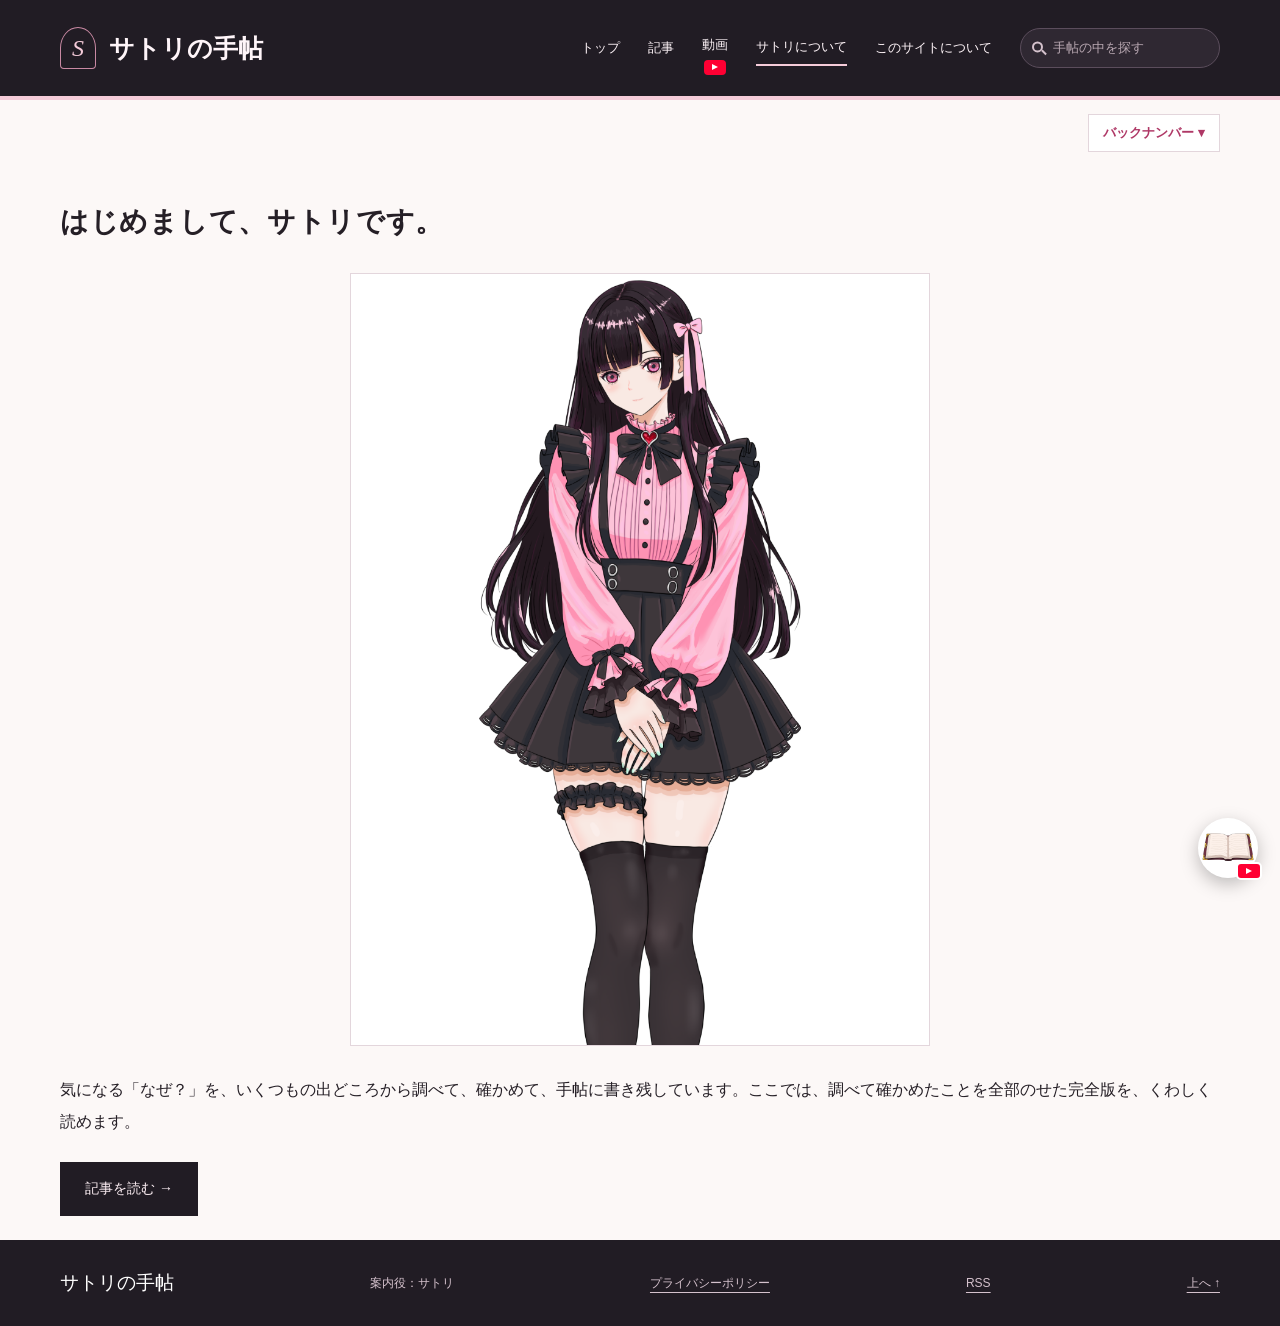
<file: about.html>
<!doctype html>
<html lang="ja">
<head><meta charset="utf-8"><meta name="viewport" content="width=device-width,initial-scale=1"><meta name="description" content="気になる「なぜ？」を、いくつもの出どころから調べて、確かめて、手帖に書き残しています。ここでは、調べて確かめたことを全部のせた完全版を、くわしく読めます。"><title>サトリについて | サトリの手帖</title><link rel="stylesheet" href="style.css"><link rel="canonical" href="https://satori-techo.github.io/about.html"><link rel="alternate" type="application/rss+xml" title="サトリの手帖" href="https://satori-techo.github.io/feed.xml"><meta property="og:site_name" content="サトリの手帖"><meta property="og:title" content="サトリについて | サトリの手帖"><meta property="og:description" content="気になる「なぜ？」を、いくつもの出どころから調べて、確かめて、手帖に書き残しています。ここでは、調べて確かめたことを全部のせた完全版を、くわしく読めます。"><meta property="og:type" content="website"><meta property="og:url" content="https://satori-techo.github.io/about.html"><meta property="og:image" content="https://satori-techo.github.io/img/立ち絵.png"><meta name="twitter:card" content="summary_large_image"></head>
<body class="bg-plain" data-根="" data-口="">
<a class="skip" href="#main">本文へ</a>
<header class="site-head"><a class="brand" href="index.html"><span class="seal" aria-hidden="true">S</span><span>サトリの手帖</span></a><div class="head-right"><nav aria-label="メニュー"><a href="index.html"><span>トップ</span></a><a href="list.html"><span>記事</span></a><a href="videos.html" class="has-play"><span>動画</span><span class="menu-play" aria-hidden="true"></span></a><a href="about.html" aria-current="page"><span>サトリについて</span></a><a href="site.html"><span>このサイトについて</span></a></nav><form class="site-search" role="search" action="#" onsubmit="return false"><label class="sr-only" for="site-q">手帖の中を探す</label><input id="site-q" type="search" placeholder="手帖の中を探す" autocomplete="off"><span class="search-icon" aria-hidden="true"></span><div class="search-results" hidden></div></form></div></header>
<div class="wrap backnumber-row"><details class="backnumber"><summary>バックナンバー</summary><div class="backnumber-body"></div></details></div>
<main id="main" class="wrap page-about">
<div class="blk blk-heading"><h2 class="heading" id="h-b1">はじめまして、サトリです。</h2>
</div>
<div class="blk blk-picture" style="text-align:center;margin-left:auto;margin-right:auto;width:50%;"><figure class="pic"><div class="crop" style="aspect-ratio:3/4;"><img src="img/立ち絵.png" alt="" style="object-position:50% 0%;" loading="lazy"></div></figure>
</div>
<div class="blk blk-text"><div class="prose"><p>気になる「なぜ？」を、いくつもの出どころから調べて、確かめて、手帖に書き残しています。ここでは、調べて確かめたことを全部のせた完全版を、くわしく読めます。</p></div>
</div>
<div class="blk blk-button"><p class="button-row"><a class="button" href="list.html">記事を読む →</a></p>
</div>

</main>
<footer class="site-foot"><a href="index.html">サトリの手帖</a><span>案内役：サトリ</span><a href="privacy.html">プライバシーポリシー</a><a href="https://satori-techo.github.io/feed.xml">RSS</a><a href="#main">上へ ↑</a></footer>

<a class="yt-float" href="https://www.youtube.com/@satori-techo" target="_blank" rel="noopener" aria-label="YouTube のチャンネルを開く"><img src="img/チャンネル.png" alt="" width="56" height="56"><span class="yt-mark" aria-hidden="true"></span></a>
<script src="js/記事一覧.js"></script>
<script src="js/手帖.js"></script>

</body></html>
</file>
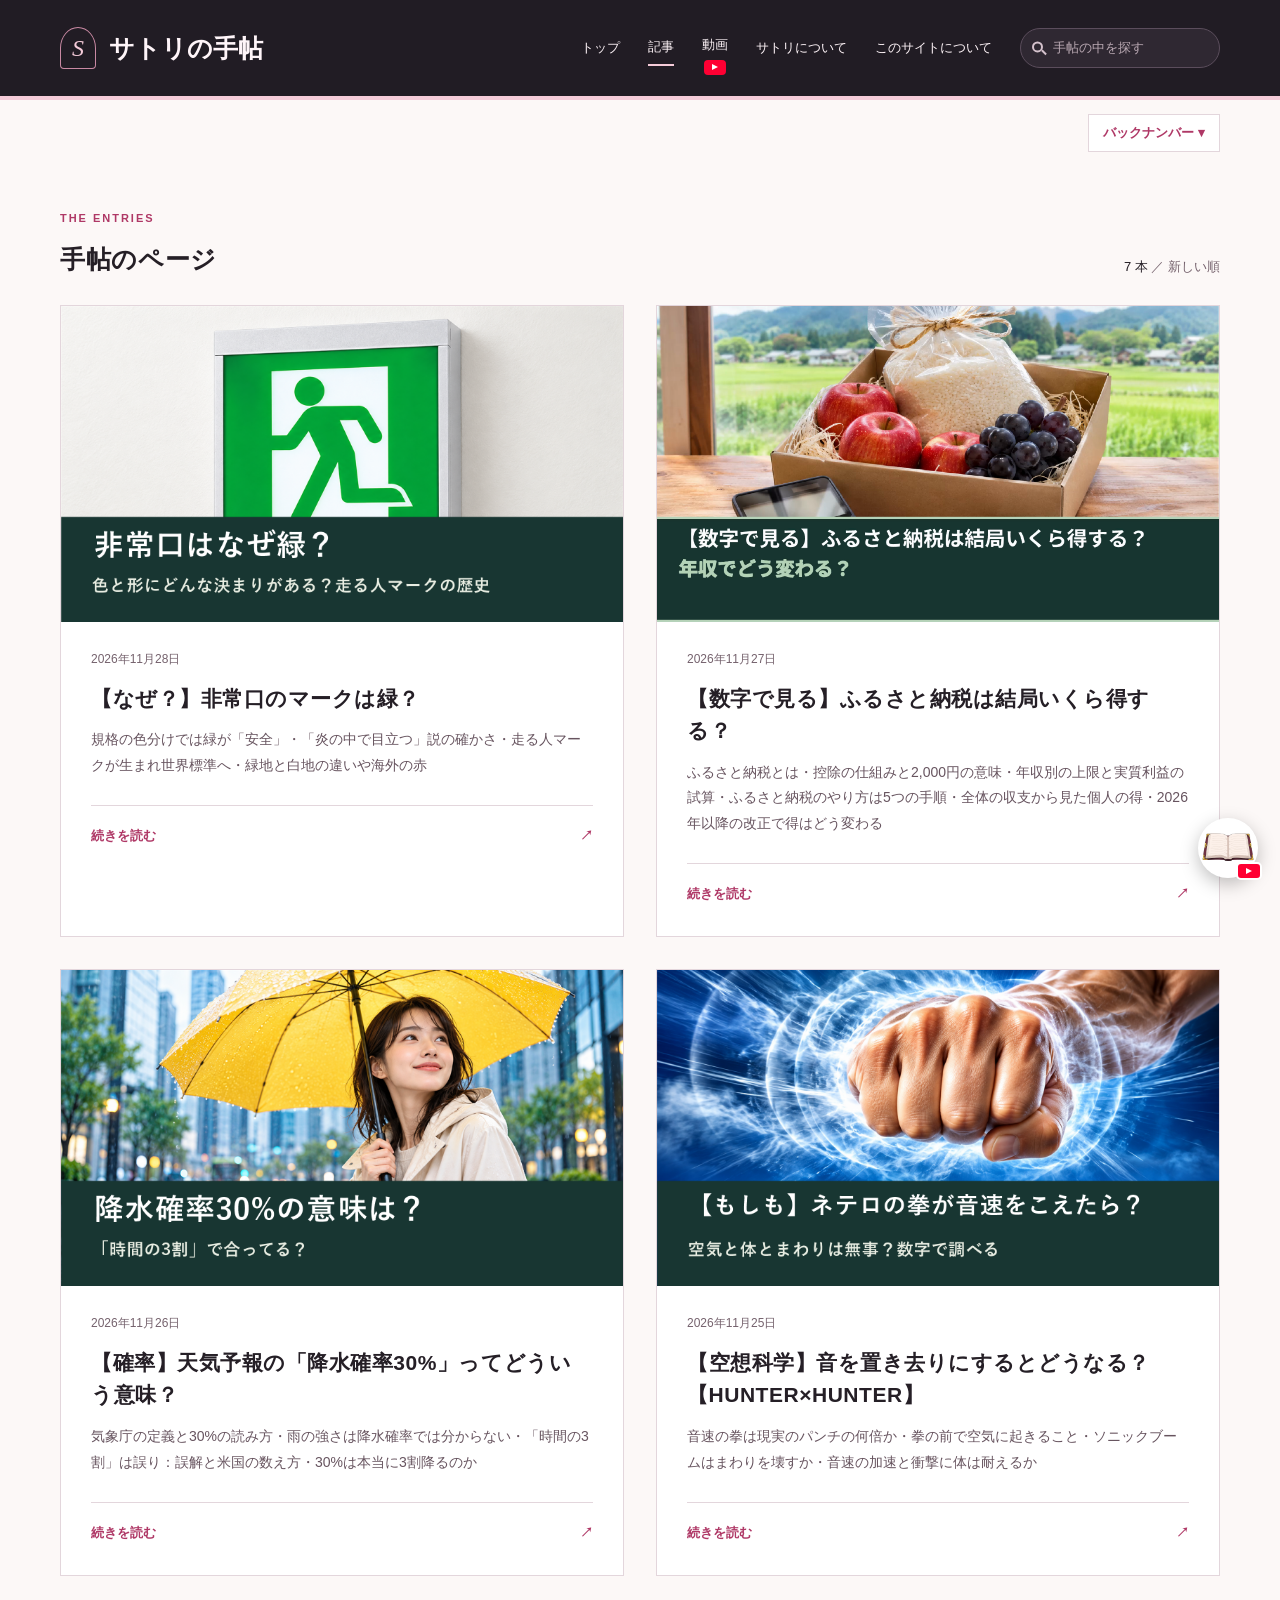
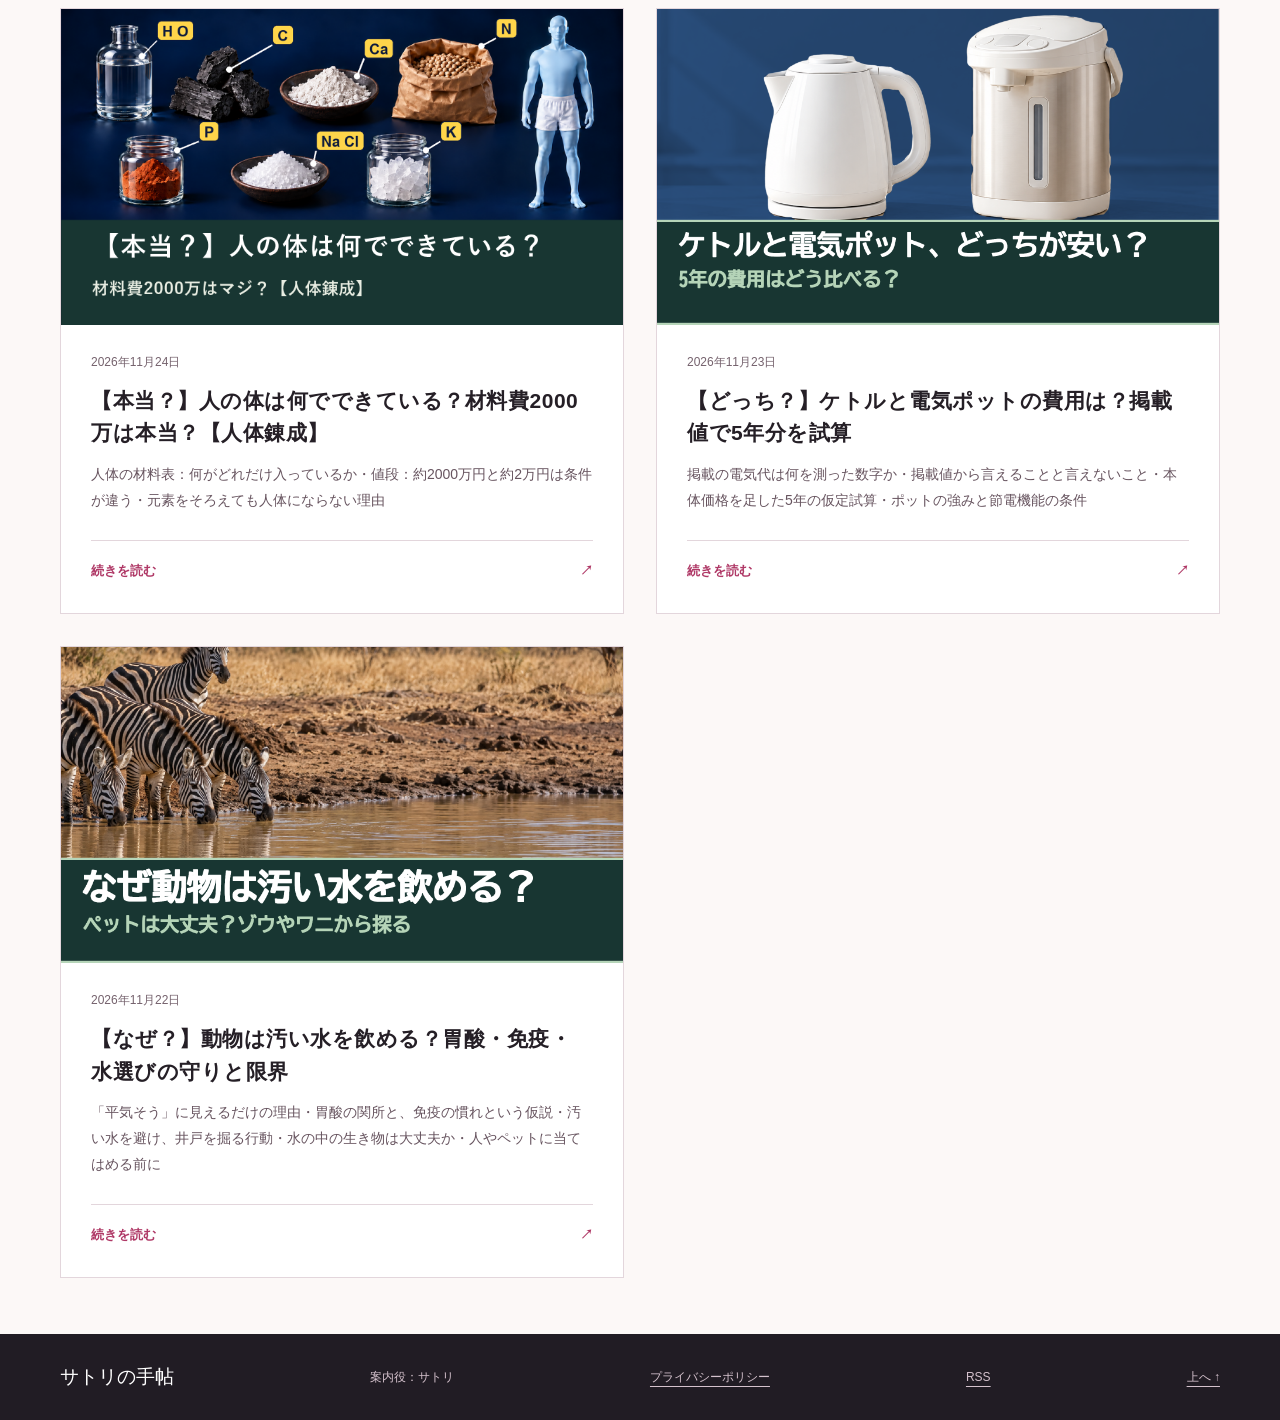
<file: list.html>
<!doctype html>
<html lang="ja">
<head><meta charset="utf-8"><meta name="viewport" content="width=device-width,initial-scale=1"><meta name="description" content="気になる「なぜ？」を、いくつもの出どころから調べて、確かめて、手帖に書き残しています。ここでは、調べて確かめたことを全部のせた完全版を、くわしく読めます。"><title>記事の一覧 | サトリの手帖</title><link rel="stylesheet" href="style.css"><link rel="canonical" href="https://satori-techo.github.io/list.html"><link rel="alternate" type="application/rss+xml" title="サトリの手帖" href="https://satori-techo.github.io/feed.xml"><meta property="og:site_name" content="サトリの手帖"><meta property="og:title" content="記事の一覧 | サトリの手帖"><meta property="og:description" content="気になる「なぜ？」を、いくつもの出どころから調べて、確かめて、手帖に書き残しています。ここでは、調べて確かめたことを全部のせた完全版を、くわしく読めます。"><meta property="og:type" content="website"><meta property="og:url" content="https://satori-techo.github.io/list.html"><meta property="og:image" content="https://satori-techo.github.io/img/立ち絵.png"><meta name="twitter:card" content="summary_large_image"></head>
<body class="bg-plain" data-根="" data-口="">
<a class="skip" href="#main">本文へ</a>
<header class="site-head"><a class="brand" href="index.html"><span class="seal" aria-hidden="true">S</span><span>サトリの手帖</span></a><div class="head-right"><nav aria-label="メニュー"><a href="index.html"><span>トップ</span></a><a href="list.html" aria-current="page"><span>記事</span></a><a href="videos.html" class="has-play"><span>動画</span><span class="menu-play" aria-hidden="true"></span></a><a href="about.html"><span>サトリについて</span></a><a href="site.html"><span>このサイトについて</span></a></nav><form class="site-search" role="search" action="#" onsubmit="return false"><label class="sr-only" for="site-q">手帖の中を探す</label><input id="site-q" type="search" placeholder="手帖の中を探す" autocomplete="off"><span class="search-icon" aria-hidden="true"></span><div class="search-results" hidden></div></form></div></header>
<div class="wrap backnumber-row"><details class="backnumber"><summary>バックナンバー</summary><div class="backnumber-body"></div></details></div>
<main id="main" class="wrap page-list">
<div class="blk blk-entries"><section class="entries"><div class="section-title"><div><p class="eyebrow">THE ENTRIES</p><h2>手帖のページ</h2></div><p>7 本 <span class="muted">／ 新しい順</span></p></div><div class="entry-grid" style="--cols:2">
<article class="entry"><a class="entry-cover" tabindex="-1" aria-hidden="true" href="posts/book_9346e8e4919792195dfe398d.html"><img src="posts/book_9346e8e4919792195dfe398d/サムネ.png" alt="" loading="lazy"></a><div class="entry-body"><p class="meta">2026年11月28日</p><h3><a href="posts/book_9346e8e4919792195dfe398d.html">【なぜ？】非常口のマークは緑？</a></h3><p>規格の色分けでは緑が「安全」・「炎の中で目立つ」説の確かさ・走る人マークが生まれ世界標準へ・緑地と白地の違いや海外の赤</p><a class="read-more" href="posts/book_9346e8e4919792195dfe398d.html">続きを読む <span aria-hidden="true">↗</span><span class="sr-only">：【なぜ？】非常口のマークは緑？</span></a></div></article><article class="entry"><a class="entry-cover" tabindex="-1" aria-hidden="true" href="posts/book_29f70aba4a07a1901f49b2ec.html"><img src="posts/book_29f70aba4a07a1901f49b2ec/サムネ.png" alt="" loading="lazy"></a><div class="entry-body"><p class="meta">2026年11月27日</p><h3><a href="posts/book_29f70aba4a07a1901f49b2ec.html">【数字で見る】ふるさと納税は結局いくら得する？</a></h3><p>ふるさと納税とは・控除の仕組みと2,000円の意味・年収別の上限と実質利益の試算・ふるさと納税のやり方は5つの手順・全体の収支から見た個人の得・2026年以降の改正で得はどう変わる</p><a class="read-more" href="posts/book_29f70aba4a07a1901f49b2ec.html">続きを読む <span aria-hidden="true">↗</span><span class="sr-only">：【数字で見る】ふるさと納税は結局いくら得する？</span></a></div></article><article class="entry"><a class="entry-cover" tabindex="-1" aria-hidden="true" href="posts/book_5fbe4a9178ad31829bd52b7c.html"><img src="posts/book_5fbe4a9178ad31829bd52b7c/サムネ.png" alt="" loading="lazy"></a><div class="entry-body"><p class="meta">2026年11月26日</p><h3><a href="posts/book_5fbe4a9178ad31829bd52b7c.html">【確率】天気予報の「降水確率30%」ってどういう意味？</a></h3><p>気象庁の定義と30%の読み方・雨の強さは降水確率では分からない・「時間の3割」は誤り：誤解と米国の数え方・30%は本当に3割降るのか</p><a class="read-more" href="posts/book_5fbe4a9178ad31829bd52b7c.html">続きを読む <span aria-hidden="true">↗</span><span class="sr-only">：【確率】天気予報の「降水確率30%」ってどういう意味？</span></a></div></article><article class="entry"><a class="entry-cover" tabindex="-1" aria-hidden="true" href="posts/book_b0c9ef9f4188db8a36b578b2.html"><img src="posts/book_b0c9ef9f4188db8a36b578b2/サムネ.png" alt="" loading="lazy"></a><div class="entry-body"><p class="meta">2026年11月25日</p><h3><a href="posts/book_b0c9ef9f4188db8a36b578b2.html">【空想科学】音を置き去りにするとどうなる？【HUNTER×HUNTER】</a></h3><p>音速の拳は現実のパンチの何倍か・拳の前で空気に起きること・ソニックブームはまわりを壊すか・音速の加速と衝撃に体は耐えるか</p><a class="read-more" href="posts/book_b0c9ef9f4188db8a36b578b2.html">続きを読む <span aria-hidden="true">↗</span><span class="sr-only">：【空想科学】音を置き去りにするとどうなる？【HUNTER×HUNTER】</span></a></div></article><article class="entry"><a class="entry-cover" tabindex="-1" aria-hidden="true" href="posts/book_7f56cead18327aa93ce28fea.html"><img src="posts/book_7f56cead18327aa93ce28fea/サムネ.png" alt="" loading="lazy"></a><div class="entry-body"><p class="meta">2026年11月24日</p><h3><a href="posts/book_7f56cead18327aa93ce28fea.html">【本当？】人の体は何でできている？材料費2000万は本当？【人体錬成】</a></h3><p>人体の材料表：何がどれだけ入っているか・値段：約2000万円と約2万円は条件が違う・元素をそろえても人体にならない理由</p><a class="read-more" href="posts/book_7f56cead18327aa93ce28fea.html">続きを読む <span aria-hidden="true">↗</span><span class="sr-only">：【本当？】人の体は何でできている？材料費2000万は本当？【人体錬成】</span></a></div></article><article class="entry"><a class="entry-cover" tabindex="-1" aria-hidden="true" href="posts/book_0432e59c4cd377e5d4e6834d.html"><img src="posts/book_0432e59c4cd377e5d4e6834d/サムネ.png" alt="" loading="lazy"></a><div class="entry-body"><p class="meta">2026年11月23日</p><h3><a href="posts/book_0432e59c4cd377e5d4e6834d.html">【どっち？】ケトルと電気ポットの費用は？掲載値で5年分を試算</a></h3><p>掲載の電気代は何を測った数字か・掲載値から言えることと言えないこと・本体価格を足した5年の仮定試算・ポットの強みと節電機能の条件</p><a class="read-more" href="posts/book_0432e59c4cd377e5d4e6834d.html">続きを読む <span aria-hidden="true">↗</span><span class="sr-only">：【どっち？】ケトルと電気ポットの費用は？掲載値で5年分を試算</span></a></div></article><article class="entry"><a class="entry-cover" tabindex="-1" aria-hidden="true" href="posts/book_2d769829453aa915349374d4.html"><img src="posts/book_2d769829453aa915349374d4/サムネ.png" alt="" loading="lazy"></a><div class="entry-body"><p class="meta">2026年11月22日</p><h3><a href="posts/book_2d769829453aa915349374d4.html">【なぜ？】動物は汚い水を飲める？胃酸・免疫・水選びの守りと限界</a></h3><p>「平気そう」に見えるだけの理由・胃酸の関所と、免疫の慣れという仮説・汚い水を避け、井戸を掘る行動・水の中の生き物は大丈夫か・人やペットに当てはめる前に</p><a class="read-more" href="posts/book_2d769829453aa915349374d4.html">続きを読む <span aria-hidden="true">↗</span><span class="sr-only">：【なぜ？】動物は汚い水を飲める？胃酸・免疫・水選びの守りと限界</span></a></div></article>
</div></section>
</div>

</main>
<footer class="site-foot"><a href="index.html">サトリの手帖</a><span>案内役：サトリ</span><a href="privacy.html">プライバシーポリシー</a><a href="https://satori-techo.github.io/feed.xml">RSS</a><a href="#main">上へ ↑</a></footer>

<a class="yt-float" href="https://www.youtube.com/@satori-techo" target="_blank" rel="noopener" aria-label="YouTube のチャンネルを開く"><img src="img/チャンネル.png" alt="" width="56" height="56"><span class="yt-mark" aria-hidden="true"></span></a>
<script src="js/記事一覧.js"></script>
<script src="js/手帖.js"></script>

</body></html>
</file>
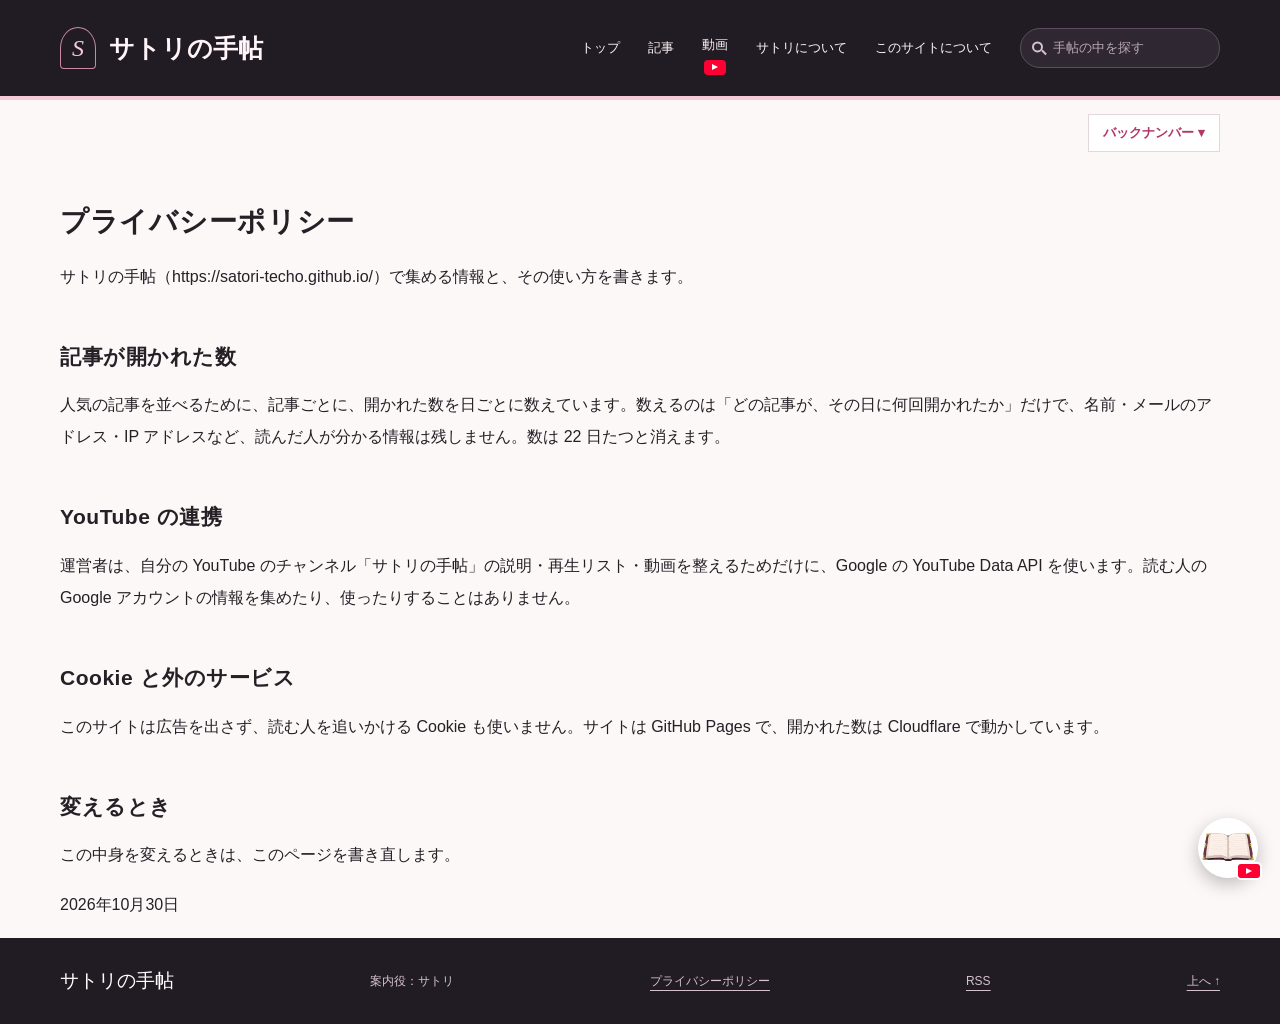
<file: privacy.html>
<!doctype html>
<html lang="ja">
<head><meta charset="utf-8"><meta name="viewport" content="width=device-width,initial-scale=1"><meta name="description" content="気になる「なぜ？」を、いくつもの出どころから調べて、確かめて、手帖に書き残しています。ここでは、調べて確かめたことを全部のせた完全版を、くわしく読めます。"><title>プライバシーポリシー | サトリの手帖</title><link rel="stylesheet" href="style.css"><link rel="canonical" href="https://satori-techo.github.io/privacy.html"><link rel="alternate" type="application/rss+xml" title="サトリの手帖" href="https://satori-techo.github.io/feed.xml"><meta property="og:site_name" content="サトリの手帖"><meta property="og:title" content="プライバシーポリシー | サトリの手帖"><meta property="og:description" content="気になる「なぜ？」を、いくつもの出どころから調べて、確かめて、手帖に書き残しています。ここでは、調べて確かめたことを全部のせた完全版を、くわしく読めます。"><meta property="og:type" content="website"><meta property="og:url" content="https://satori-techo.github.io/privacy.html"><meta property="og:image" content="https://satori-techo.github.io/img/立ち絵.png"><meta name="twitter:card" content="summary_large_image"></head>
<body class="bg-plain" data-根="" data-口="">
<a class="skip" href="#main">本文へ</a>
<header class="site-head"><a class="brand" href="index.html"><span class="seal" aria-hidden="true">S</span><span>サトリの手帖</span></a><div class="head-right"><nav aria-label="メニュー"><a href="index.html"><span>トップ</span></a><a href="list.html"><span>記事</span></a><a href="videos.html" class="has-play"><span>動画</span><span class="menu-play" aria-hidden="true"></span></a><a href="about.html"><span>サトリについて</span></a><a href="site.html"><span>このサイトについて</span></a></nav><form class="site-search" role="search" action="#" onsubmit="return false"><label class="sr-only" for="site-q">手帖の中を探す</label><input id="site-q" type="search" placeholder="手帖の中を探す" autocomplete="off"><span class="search-icon" aria-hidden="true"></span><div class="search-results" hidden></div></form></div></header>
<div class="wrap backnumber-row"><details class="backnumber"><summary>バックナンバー</summary><div class="backnumber-body"></div></details></div>
<main id="main" class="wrap page-page">
<div class="blk blk-heading"><h2 class="heading" id="h-b1">プライバシーポリシー</h2>
</div>
<div class="blk blk-text"><div class="prose"><p>サトリの手帖（https://satori-techo.github.io/）で集める情報と、その使い方を書きます。</p></div>
</div>
<div class="blk blk-heading"><h3 class="heading" id="h-b3">記事が開かれた数</h3>
</div>
<div class="blk blk-text"><div class="prose"><p>人気の記事を並べるために、記事ごとに、開かれた数を日ごとに数えています。数えるのは「どの記事が、その日に何回開かれたか」だけで、名前・メールのアドレス・IP アドレスなど、読んだ人が分かる情報は残しません。数は 22 日たつと消えます。</p></div>
</div>
<div class="blk blk-heading"><h3 class="heading" id="h-b5">YouTube の連携</h3>
</div>
<div class="blk blk-text"><div class="prose"><p>運営者は、自分の YouTube のチャンネル「サトリの手帖」の説明・再生リスト・動画を整えるためだけに、Google の YouTube Data API を使います。読む人の Google アカウントの情報を集めたり、使ったりすることはありません。</p></div>
</div>
<div class="blk blk-heading"><h3 class="heading" id="h-b7">Cookie と外のサービス</h3>
</div>
<div class="blk blk-text"><div class="prose"><p>このサイトは広告を出さず、読む人を追いかける Cookie も使いません。サイトは GitHub Pages で、開かれた数は Cloudflare で動かしています。</p></div>
</div>
<div class="blk blk-heading"><h3 class="heading" id="h-b9">変えるとき</h3>
</div>
<div class="blk blk-text"><div class="prose"><p>この中身を変えるときは、このページを書き直します。</p>
<p>2026年10月30日</p></div>
</div>

</main>
<footer class="site-foot"><a href="index.html">サトリの手帖</a><span>案内役：サトリ</span><a href="privacy.html">プライバシーポリシー</a><a href="https://satori-techo.github.io/feed.xml">RSS</a><a href="#main">上へ ↑</a></footer>

<a class="yt-float" href="https://www.youtube.com/@satori-techo" target="_blank" rel="noopener" aria-label="YouTube のチャンネルを開く"><img src="img/チャンネル.png" alt="" width="56" height="56"><span class="yt-mark" aria-hidden="true"></span></a>
<script src="js/記事一覧.js"></script>
<script src="js/手帖.js"></script>

</body></html>
</file>
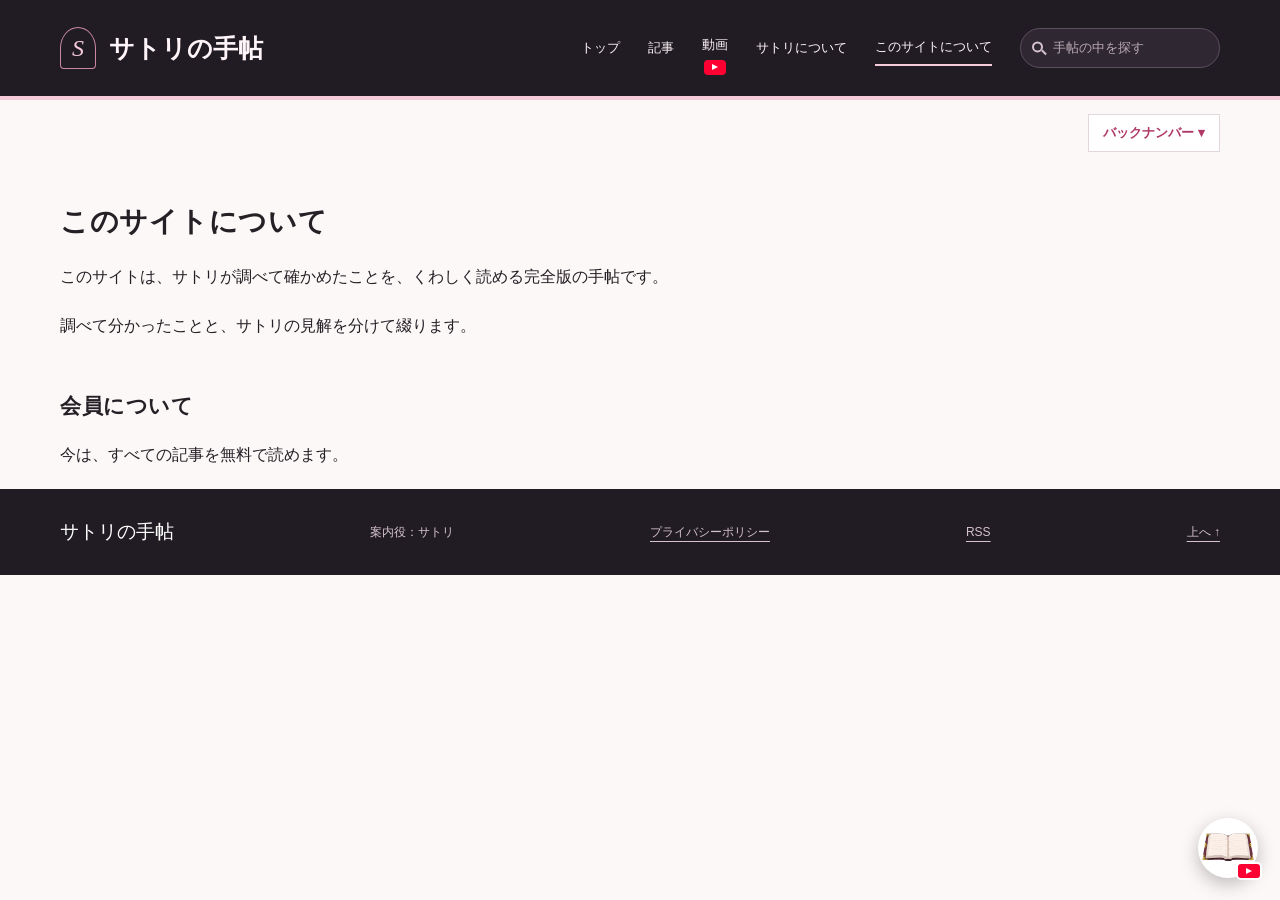
<file: site.html>
<!doctype html>
<html lang="ja">
<head><meta charset="utf-8"><meta name="viewport" content="width=device-width,initial-scale=1"><meta name="description" content="気になる「なぜ？」を、いくつもの出どころから調べて、確かめて、手帖に書き残しています。ここでは、調べて確かめたことを全部のせた完全版を、くわしく読めます。"><title>このサイトについて | サトリの手帖</title><link rel="stylesheet" href="style.css"><link rel="canonical" href="https://satori-techo.github.io/site.html"><link rel="alternate" type="application/rss+xml" title="サトリの手帖" href="https://satori-techo.github.io/feed.xml"><meta property="og:site_name" content="サトリの手帖"><meta property="og:title" content="このサイトについて | サトリの手帖"><meta property="og:description" content="気になる「なぜ？」を、いくつもの出どころから調べて、確かめて、手帖に書き残しています。ここでは、調べて確かめたことを全部のせた完全版を、くわしく読めます。"><meta property="og:type" content="website"><meta property="og:url" content="https://satori-techo.github.io/site.html"><meta property="og:image" content="https://satori-techo.github.io/img/立ち絵.png"><meta name="twitter:card" content="summary_large_image"></head>
<body class="bg-plain" data-根="" data-口="">
<a class="skip" href="#main">本文へ</a>
<header class="site-head"><a class="brand" href="index.html"><span class="seal" aria-hidden="true">S</span><span>サトリの手帖</span></a><div class="head-right"><nav aria-label="メニュー"><a href="index.html"><span>トップ</span></a><a href="list.html"><span>記事</span></a><a href="videos.html" class="has-play"><span>動画</span><span class="menu-play" aria-hidden="true"></span></a><a href="about.html"><span>サトリについて</span></a><a href="site.html" aria-current="page"><span>このサイトについて</span></a></nav><form class="site-search" role="search" action="#" onsubmit="return false"><label class="sr-only" for="site-q">手帖の中を探す</label><input id="site-q" type="search" placeholder="手帖の中を探す" autocomplete="off"><span class="search-icon" aria-hidden="true"></span><div class="search-results" hidden></div></form></div></header>
<div class="wrap backnumber-row"><details class="backnumber"><summary>バックナンバー</summary><div class="backnumber-body"></div></details></div>
<main id="main" class="wrap page-site">
<div class="blk blk-heading"><h2 class="heading" id="h-b1">このサイトについて</h2>
</div>
<div class="blk blk-text"><div class="prose"><p>このサイトは、サトリが調べて確かめたことを、くわしく読める完全版の手帖です。</p>
<p>調べて分かったことと、サトリの見解を分けて綴ります。</p></div>
</div>
<div class="blk blk-heading"><h3 class="heading" id="h-b3">会員について</h3>
</div>
<div class="blk blk-text"><div class="prose"><p>今は、すべての記事を無料で読めます。</p></div>
</div>

</main>
<footer class="site-foot"><a href="index.html">サトリの手帖</a><span>案内役：サトリ</span><a href="privacy.html">プライバシーポリシー</a><a href="https://satori-techo.github.io/feed.xml">RSS</a><a href="#main">上へ ↑</a></footer>

<a class="yt-float" href="https://www.youtube.com/@satori-techo" target="_blank" rel="noopener" aria-label="YouTube のチャンネルを開く"><img src="img/チャンネル.png" alt="" width="56" height="56"><span class="yt-mark" aria-hidden="true"></span></a>
<script src="js/記事一覧.js"></script>
<script src="js/手帖.js"></script>

</body></html>
</file>
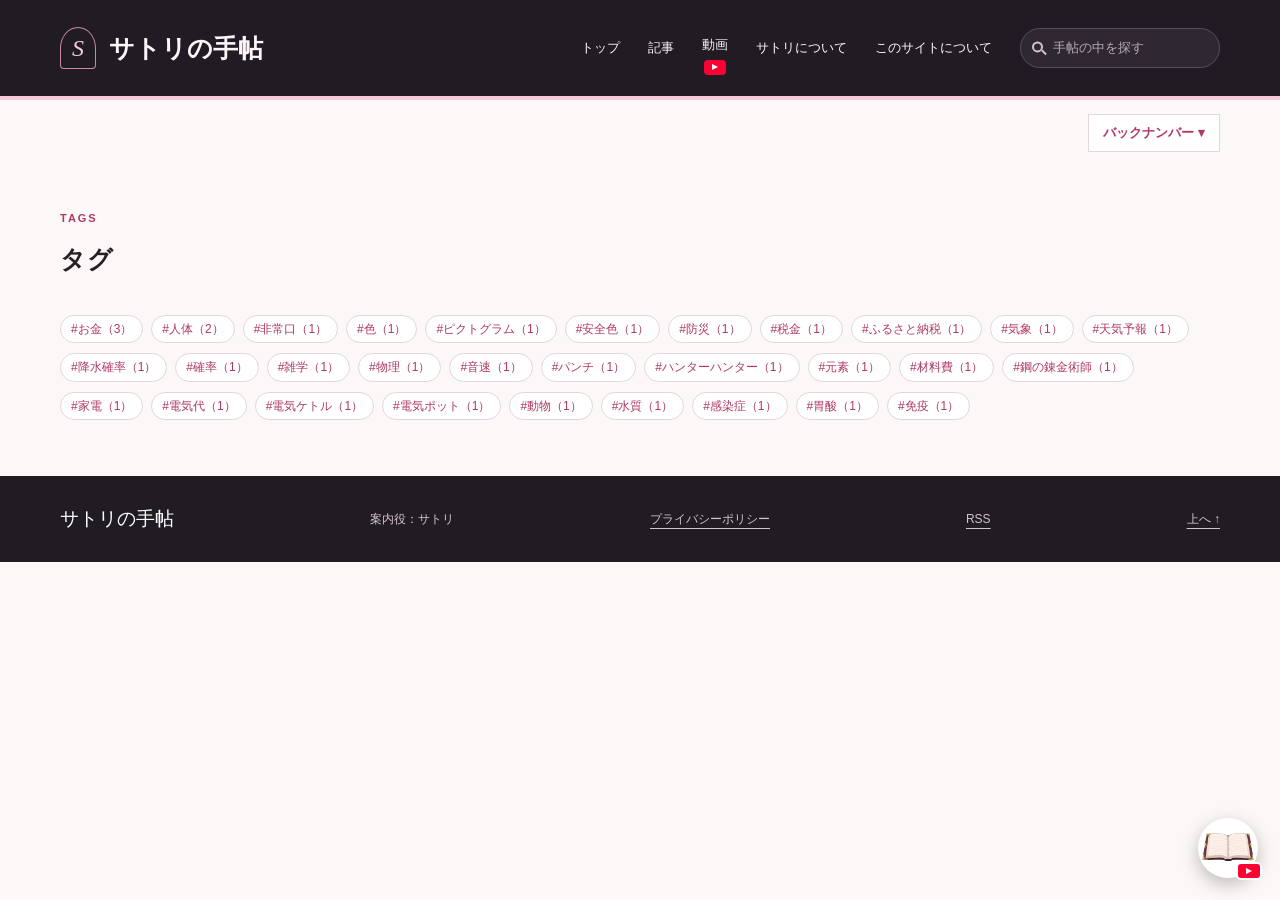
<file: tags.html>
<!doctype html>
<html lang="ja">
<head><meta charset="utf-8"><meta name="viewport" content="width=device-width,initial-scale=1"><meta name="description" content="気になる「なぜ？」を、いくつもの出どころから調べて、確かめて、手帖に書き残しています。ここでは、調べて確かめたことを全部のせた完全版を、くわしく読めます。"><title>タグ | サトリの手帖</title><link rel="stylesheet" href="style.css"><link rel="canonical" href="https://satori-techo.github.io/tags.html"><link rel="alternate" type="application/rss+xml" title="サトリの手帖" href="https://satori-techo.github.io/feed.xml"><meta property="og:site_name" content="サトリの手帖"><meta property="og:title" content="タグ | サトリの手帖"><meta property="og:description" content="気になる「なぜ？」を、いくつもの出どころから調べて、確かめて、手帖に書き残しています。ここでは、調べて確かめたことを全部のせた完全版を、くわしく読めます。"><meta property="og:type" content="website"><meta property="og:url" content="https://satori-techo.github.io/tags.html"><meta property="og:image" content="https://satori-techo.github.io/img/立ち絵.png"><meta name="twitter:card" content="summary_large_image"></head>
<body class="bg-plain" data-根="" data-口="">
<a class="skip" href="#main">本文へ</a>
<header class="site-head"><a class="brand" href="index.html"><span class="seal" aria-hidden="true">S</span><span>サトリの手帖</span></a><div class="head-right"><nav aria-label="メニュー"><a href="index.html"><span>トップ</span></a><a href="list.html"><span>記事</span></a><a href="videos.html" class="has-play"><span>動画</span><span class="menu-play" aria-hidden="true"></span></a><a href="about.html"><span>サトリについて</span></a><a href="site.html"><span>このサイトについて</span></a></nav><form class="site-search" role="search" action="#" onsubmit="return false"><label class="sr-only" for="site-q">手帖の中を探す</label><input id="site-q" type="search" placeholder="手帖の中を探す" autocomplete="off"><span class="search-icon" aria-hidden="true"></span><div class="search-results" hidden></div></form></div></header>
<div class="wrap backnumber-row"><details class="backnumber"><summary>バックナンバー</summary><div class="backnumber-body"></div></details></div>
<main id="main" class="wrap page-page">
<div class="blk blk-tagged"><section class="tagged entries"><div class="section-title"><div><p class="eyebrow">TAGS</p><h2 class="tagged-title">タグ</h2></div><p class="tagged-count"></p></div><div class="tag-cloud"></div><div class="entry-grid tagged-list" style="--cols:2"></div></section>
</div>

</main>
<footer class="site-foot"><a href="index.html">サトリの手帖</a><span>案内役：サトリ</span><a href="privacy.html">プライバシーポリシー</a><a href="https://satori-techo.github.io/feed.xml">RSS</a><a href="#main">上へ ↑</a></footer>

<a class="yt-float" href="https://www.youtube.com/@satori-techo" target="_blank" rel="noopener" aria-label="YouTube のチャンネルを開く"><img src="img/チャンネル.png" alt="" width="56" height="56"><span class="yt-mark" aria-hidden="true"></span></a>
<script src="js/記事一覧.js"></script>
<script src="js/手帖.js"></script>

</body></html>
</file>
<file: style.css>
/* 色・余白・字体はここで変更できます。外部ファイルは読み込みません。 */
:root{--ink:#251f26;--paper:#fcf8f7;--pink:#af3866;--rose:#f5cbd9;--line:#e3d6dc;--muted:#75626d;--dark:#211c24;--font:"Yu Gothic","Hiragino Kaku Gothic ProN","Meiryo",sans-serif;--serif:"Yu Mincho","Hiragino Mincho ProN",serif}
*{box-sizing:border-box}html{scroll-behavior:smooth;scroll-padding-top:24px}body{margin:0;background:var(--paper);color:var(--ink);font:16px/1.85 var(--font);overflow-wrap:anywhere}a{color:inherit;text-underline-offset:5px}a:hover{color:var(--pink)}img{max-width:100%;height:auto;display:block}button{font:inherit;cursor:pointer}button:disabled{opacity:.4;cursor:default}:focus-visible{outline:3px solid var(--pink);outline-offset:5px}h1,h2,h3,p,figure{margin:0}h1,h2,h3{line-height:1.55;letter-spacing:.025em}h1{font:600 clamp(30px,3.5vw,52px)/1.6 var(--serif)}h2{font-size:25px}h3{font-size:21px}em{font-style:normal;color:var(--pink)}.wrap{width:min(1160px,calc(100% - 64px));margin:auto}.site-head{min-height:98px;padding:22px max(32px,calc((100vw - 1160px)/2));display:flex;align-items:center;justify-content:space-between;gap:24px;background:var(--dark);color:#fff5f9;border-bottom:4px solid var(--rose)}.brand{display:flex;gap:13px;align-items:center;text-decoration:none;font:600 25px var(--serif);white-space:nowrap}.seal{display:grid;place-items:center;border:1px solid #c989a3;color:var(--rose);width:36px;height:42px;border-radius:50% 50% 4px 4px;font:italic 24px var(--serif)}.site-head nav{display:flex;gap:28px;align-items:center;flex-wrap:wrap;font-size:13px}.site-head nav a{text-decoration:none;padding:5px 0}.site-head nav a[aria-current]{border-bottom:2px solid var(--rose)}.site-head a:hover{color:var(--rose)}.eyebrow{font-size:11px;letter-spacing:.18em;color:var(--pink);font-weight:700;margin-bottom:12px}.hero{display:grid;grid-template-columns:1.4fr 1fr;align-items:center;gap:64px;padding:64px 32px 64px 0;border-bottom:1px solid var(--line)}.hero h1{margin:12px 0 24px}.lead{line-height:2.1;color:#67545f;margin-bottom:30px}.button{display:inline-flex;align-items:center;gap:32px;background:var(--dark);color:#fff1f6;padding:13px 24px;border:1px solid var(--dark);text-decoration:none;font-size:14px}.button:hover{background:var(--pink);color:white;border-color:var(--pink)}.hero-portrait{position:relative;border:1px solid #cfa2b3;padding:10px;transform:rotate(2deg);background:#fff;box-shadow:13px 13px 0 #f1e3e9}.hero-portrait img{width:100%;height:352px;object-fit:cover;object-position:center 20%}.ribbon{position:absolute;bottom:24px;left:-28px;background:var(--dark);color:var(--rose);font:italic 18px var(--serif);padding:9px 28px}.entries{padding-top:54px;scroll-margin-top:24px}.section-title{display:flex;align-items:flex-end;justify-content:space-between;gap:24px;margin-bottom:26px}.section-title>p{font-size:13px}.entry-grid{display:grid;grid-template-columns:repeat(2,minmax(0,1fr));gap:32px}.entry{background:#fff;border:1px solid var(--line);min-width:0}.entry-cover{display:block;aspect-ratio:16/9;overflow:hidden;background:#eedde6;text-decoration:none}.entry-cover img{width:100%;height:100%;object-fit:contain}.paper-cover{height:100%;display:flex;flex-direction:column;justify-content:center;gap:12px;text-align:center;padding:24px 30px;color:var(--pink);border:12px double #d1a7b8;font-size:11px;letter-spacing:.12em}.paper-cover b{font:600 24px/1.6 var(--serif);letter-spacing:0;color:var(--ink);display:-webkit-box;-webkit-line-clamp:3;-webkit-box-orient:vertical;overflow:hidden}.paper-cover small{font-size:9px}.entry-body{padding:26px 30px 30px}.meta{font-size:12px;color:var(--muted)}.entry h3{margin:12px 0}.entry h3 a{text-decoration:none}.entry-body>p:not(.meta){font-size:14px;color:#67545f}.read-more{display:flex;justify-content:space-between;border-top:1px solid var(--line);padding-top:18px;margin-top:26px;font-size:13px;text-decoration:none;color:var(--pink);font-weight:bold}.muted{color:var(--muted);font-size:13px}.empty{grid-column:1/-1;border:1px dashed #d4b9c5;text-align:center;padding:56px 24px;background:#f6edf1}.empty>span{font-size:36px;color:var(--pink)}.empty p{margin-top:12px;color:var(--muted)}.closing{margin:70px 0;text-align:center}.closing>span{color:var(--pink);font-size:28px}.closing p{font-family:var(--serif);font-size:20px;margin:8px 0 14px}.closing a{font-size:13px}.site-foot{background:var(--dark);color:#d5c2cd;padding:30px max(32px,calc((100vw - 1160px)/2));display:flex;align-items:center;justify-content:space-between;gap:20px;font-size:12px;flex-wrap:wrap}.site-foot>a:first-child{font:19px var(--serif);text-decoration:none;color:#fff}.back{display:inline-block;margin:32px 0 24px;font-size:13px;color:var(--muted)}.article-head{max-width:900px;padding-bottom:36px;border-bottom:1px solid var(--line);margin-bottom:42px}.article-head h1{font-size:clamp(28px,3.2vw,44px);margin-bottom:20px}.article-layout{display:grid;grid-template-columns:230px minmax(0,1fr);gap:56px}.contents{align-self:start;position:sticky;top:32px;border-top:3px solid var(--pink);padding-top:20px}.contents nav{display:grid;gap:14px;font-size:13px}.contents a{text-decoration:none}.reading{max-width:740px;min-width:0}.reading p{line-height:2.15;letter-spacing:.035em}.conclusion{background:#f5e8ee;border-left:4px solid var(--pink);padding:28px 32px}.conclusion h2{font-size:19px;margin-bottom:14px}.conclusion>p:last-child{font-size:19px;font-weight:600}.topic{padding:44px 0 32px;border-bottom:1px solid var(--line)}.chapter{font:italic 13px var(--serif);color:var(--pink);margin-bottom:14px}.topic h2{margin-bottom:24px}.topic p+p,.prose p+p{margin-top:1.2em}.view{padding:36px 32px;margin:36px 0;background:#26202a;color:#fff0f6;position:relative;border-top:5px solid #d387a6}.view h2{margin-bottom:20px}.view .eyebrow{color:#efb3cd}.view .出典の印{color:#f7b8d6}.出典の印{color:var(--pink);font-size:.85em;white-space:nowrap;padding:0 2px}.sources{padding:12px 0 40px}.sources h2{margin-bottom:12px}.sources ol{list-style:none;padding:0;margin:22px 0}.sources li{display:flex;gap:14px;padding:18px 0;border-top:1px solid var(--line);font-size:14px;scroll-margin-top:30px}.sources li:target{background:#fbe0ec;outline:4px solid #fbe0ec}.source-number{color:var(--pink);font-size:12px;flex-shrink:0}.book-pages{padding:36px 0;border-top:1px solid var(--line);margin-top:20px}.page-controls{display:flex;gap:16px;align-items:center;font-size:13px;flex-shrink:0}[hidden]{display:none!important}.page-controls button{width:44px;height:44px;border:1px solid var(--line);background:white;color:var(--pink)}.page-strip{display:flex;overflow-x:auto;scroll-snap-type:x mandatory;gap:24px;margin-top:24px;padding-bottom:16px;scrollbar-color:#b57894 #eee1e7}.page-strip figure{flex:0 0 100%;min-width:0;scroll-snap-align:start}.page-strip img{width:100%;border:1px solid var(--line);background:white}.page-strip figcaption{font-size:13px;padding:16px 0}.page-strip figcaption b{background:var(--pink);color:white;padding:4px 9px;margin-right:8px}.page-strip figcaption span{color:var(--muted);margin-left:12px}.adjacent{display:grid;grid-template-columns:repeat(2,minmax(0,1fr));gap:24px;margin:36px 0 64px}.adjacent a{padding:24px;border:1px solid var(--line);text-decoration:none;font-size:15px}.adjacent small{display:block;color:var(--pink);margin-bottom:10px}.empty-small{padding:24px 0;color:var(--muted)}.about-layout{display:grid;grid-template-columns:.85fr 1.2fr;align-items:start;gap:72px;padding:64px 0 80px}.about-portrait{border:1px solid #cfa2b3;padding:10px;background:white;box-shadow:12px 12px 0 #f1e3e9}.about-portrait img{width:100%}.about-copy{padding-top:24px}.about-copy h1{margin-bottom:28px}.intro-text{white-space:pre-line;font-size:17px;line-height:2}.about-note{border-top:1px solid var(--line);margin-top:30px;padding-top:26px}.about-note h2{font-size:21px;margin-bottom:16px}.about-note p{margin-top:12px;line-height:2}.about-links{display:flex;gap:12px;flex-wrap:wrap;margin:30px 0 20px}.secondary{background:transparent;color:var(--ink)}.skip{position:fixed;top:-100px;left:16px;background:white;padding:12px;z-index:10}.skip:focus{top:12px}.sr-only{position:absolute;width:1px;height:1px;padding:0;margin:-1px;overflow:hidden;clip:rect(0,0,0,0);white-space:nowrap;border:0}
@media(max-width:760px){.wrap{width:calc(100% - 36px)}.site-head{padding:18px;gap:16px;flex-direction:column;align-items:flex-start}.brand{font-size:23px}.site-head nav{gap:24px;font-size:12px}.hero{padding:36px 0 44px;gap:28px;grid-template-columns:1fr}.hero h1{font-size:34px}.hero-portrait{width:80%;max-width:340px;margin:8px auto 0;transform:rotate(1deg)}.hero-portrait img{height:260px}.ribbon{left:-20px;font-size:16px}.lead{font-size:14px}.section-title{gap:12px;align-items:flex-start;flex-wrap:wrap}.section-title h2{font-size:23px}.entry-grid{grid-template-columns:1fr;gap:24px}.entry-body{padding:22px}.entries{padding-top:36px}.entry h3{font-size:20px}.article-head{margin-bottom:24px}.article-layout{display:flex;flex-direction:column;gap:28px}.contents{position:static;width:100%;padding:18px;border:1px solid var(--line)}.contents nav{gap:12px}.reading{max-width:none}.reading p{font-size:16px;line-height:2.05}.conclusion{padding:22px}.conclusion>p:last-child{font-size:18px}.topic{padding:32px 0}.topic h2{font-size:22px}.view{padding:26px 22px}.book-pages{padding-top:28px}.adjacent{grid-template-columns:1fr}.about-layout{grid-template-columns:1fr;gap:30px;padding:36px 0 48px}.about-portrait{width:76%;max-width:310px;margin:auto}.about-copy{padding:0}.about-copy h1{font-size:32px}.site-foot{padding:24px 18px;gap:14px}.closing{margin:48px 0}.closing p{font-size:18px}}
@media(prefers-reduced-motion:reduce){html{scroll-behavior:auto}}
@media print{.site-head nav,.contents,.page-controls,.adjacent,.site-foot,.back,.skip{display:none}.wrap{width:100%}.article-layout{display:block}.reading{max-width:none}.page-strip{display:block}.page-strip figure{break-inside:avoid;margin-bottom:20px}.view{background:white;color:black;border:1px solid #aaa}.site-head{background:white;color:black}.hero-portrait{transform:none;box-shadow:none}body{background:white;color:black}}

/* ===== 第2版（元のブロック）：c1・2026-10-28 ===== */
body{font-size:var(--base-fs,16px)}
.blk{position:relative}
.blk.has-fs,.blk.has-fs :is(h1,h2,h3,p,a,li,figcaption,em,span,b){font-size:var(--blk-fs)}
.blk.has-color,.blk.has-color :is(h1,h2,h3,p,a,li,figcaption,em,span,b){color:var(--blk-color)}
.blk.has-bg{padding:20px 24px}
.blk-heading{margin:48px 0 16px}.blk-heading h2{font:600 28px/1.6 var(--serif)}.blk-heading h3{font-size:21px}
.blk-text{margin:12px 0}.blk-text .prose p{margin:0 0 1.1em;line-height:2}
.blk-picture{margin:28px 0}.pic .crop{overflow:hidden;border:1px solid var(--line);background:#fff}.pic img{width:100%;height:100%;object-fit:cover}.pic figcaption{font-size:13px;color:var(--muted);margin-top:8px}.pic-empty{border:1px dashed var(--line);padding:40px;text-align:center;color:var(--muted)}
.button-row{margin:24px 0}
.rule{border:0;border-top:1px solid var(--line);margin:40px 0}
.crop{overflow:hidden}.crop img{width:100%;height:100%;object-fit:cover}
.hero-portrait .crop-hero{height:352px}.hero-portrait .crop-hero img{height:100%;object-position:center 20%}
.entry-grid{grid-template-columns:repeat(var(--cols,2),minmax(0,1fr))}
.badge{display:inline-block;font-size:11px;padding:1px 8px;border:1px solid var(--pink);color:var(--pink);border-radius:999px}
.state{display:inline-block;font-size:11px;padding:1px 8px;background:#fff1c2;color:#6b4e00;border-radius:4px}.state-公開,.state-予約{background:#dff3e4;color:#1d5b2c}.state-非公開{background:#eee;color:#555}
.more{margin-top:28px;text-align:right}
.video-grid{display:grid;grid-template-columns:repeat(3,minmax(0,1fr));gap:24px}.video{border:1px solid var(--line);background:#fff}.video-thumb{display:block;position:relative;aspect-ratio:16/9;background:var(--dark)}.video-thumb img{width:100%;height:100%;object-fit:cover}.play{position:absolute;left:50%;top:50%;transform:translate(-50%,-50%);width:68px;height:48px;border-radius:12px;background:#ff0033;font-size:0;box-shadow:0 2px 10px rgba(0,0,0,.3)}.play::after{content:"";position:absolute;left:27px;top:14px;border-style:solid;border-width:10px 0 10px 18px;border-color:transparent transparent transparent #fff}.video-body{padding:16px 18px}.video-body h3{font-size:17px;margin:4px 0 8px}
.videos,.entries{padding:56px 0}
.takeaway{margin-top:18px;padding:18px 22px;border-left:4px solid var(--pink);background:#fff;line-height:2}
.post .reading{max-width:760px;margin:24px auto 0}
.members-gate{margin:48px 0;padding:32px;border:1px solid var(--pink);background:linear-gradient(#fff,#fbeff4);text-align:center}.members-gate h2{font:600 24px/1.6 var(--serif);margin-bottom:10px}.gate-buttons{display:flex;gap:12px;justify-content:center;flex-wrap:wrap;margin-top:18px}.button.secondary{background:#fff;color:var(--dark)}.members-gate.is-open{text-align:left;background:#fff}.members-content{margin-top:24px;text-align:left}
.members-edit{border:2px dashed var(--pink);padding:8px 16px;margin-top:-24px}
.bg-grid{background-image:linear-gradient(rgba(175,56,102,.07) 1px,transparent 1px),linear-gradient(90deg,rgba(175,56,102,.07) 1px,transparent 1px);background-size:24px 24px}
.bg-dots{background-image:radial-gradient(rgba(175,56,102,.16) 1px,transparent 1.5px);background-size:18px 18px}
.bg-paper{background-image:linear-gradient(rgba(0,0,0,.025),rgba(255,255,255,0) 40%,rgba(0,0,0,.02))}
@media(max-width:760px){.entry-grid{grid-template-columns:1fr}.video-grid{grid-template-columns:1fr}.hero-portrait .crop-hero{height:260px}.blk[style*="width"]{width:100%!important}.members-gate{padding:22px 16px}}
.post .article-head,.post .adjacent{max-width:760px;margin-left:auto;margin-right:auto}
.post .learn{max-width:760px;margin:24px auto 8px;padding:20px 26px;background:#fff;border:1px solid var(--line);border-left:4px solid var(--pink)}.post .learn h2{font:600 20px/1.6 var(--serif);margin-bottom:8px}.post .learn ul{margin:0;padding-left:1.3em;line-height:2}

/* ===== 第3版（手帖の直し）：c1・2026-10-30 ===== */
html{scroll-padding-top:96px}
.heading,.members-gate{scroll-margin-top:96px}
/* 上の帯：いつも上に付いてくる。下に送ったら細くする */
.site-head{position:sticky;top:0;z-index:60;transition:min-height .2s,padding .2s}
.site-head.is-thin{min-height:56px;padding-top:8px;padding-bottom:8px}
.site-head.is-thin .brand{font-size:20px}.site-head.is-thin .seal{width:28px;height:32px;font-size:18px}
.head-right{display:flex;align-items:center;gap:28px;flex-wrap:wrap;justify-content:flex-end}
.site-head nav a{display:inline-flex;flex-direction:column;align-items:center;gap:3px}
.site-head nav a.has-play{transform:translateY(6px)}
.site-head.is-thin nav a.has-play{flex-direction:row;gap:6px;transform:none}
.menu-play{display:block;width:22px;height:15px;border-radius:4px;background:#ff0033;position:relative}
.menu-play::after{content:"";position:absolute;left:8px;top:4px;border-style:solid;border-width:3.5px 0 3.5px 6px;border-color:transparent transparent transparent #fff}
.site-head.is-thin .menu-play{width:16px;height:11px;border-radius:3px}.site-head.is-thin .menu-play::after{left:6px;top:3px;border-width:2.5px 0 2.5px 4.5px}
/* サイト内の検索 */
.site-search{position:relative}
.site-search input{width:200px;padding:7px 12px 7px 32px;border:1px solid #5b4d5c;border-radius:999px;background:#2f2832;color:#fff5f9;font:inherit;font-size:13px}
.site-search input::placeholder{color:#b9a8b2}.site-search input:focus{outline:2px solid var(--rose);background:#fff;color:var(--ink)}
.search-icon{position:absolute;left:12px;top:50%;width:11px;height:11px;border:2px solid #d5c2cd;border-radius:50%;transform:translateY(-60%);pointer-events:none}
.search-icon::after{content:"";position:absolute;width:2px;height:6px;background:#d5c2cd;right:-4px;bottom:-5px;transform:rotate(-45deg)}
.search-results{position:absolute;right:0;top:calc(100% + 8px);width:min(420px,90vw);max-height:70vh;overflow:auto;background:#fff;color:var(--ink);border:1px solid var(--line);box-shadow:0 10px 30px rgba(0,0,0,.18);z-index:70}
.search-results a{display:block;padding:12px 16px;border-bottom:1px solid var(--line);text-decoration:none}.search-results a:hover,.search-results a:focus{background:#fbeff4}
.search-results b{display:block;font-size:14px;line-height:1.6}.search-results small{display:block;font-size:12px;color:var(--muted);line-height:1.6;margin-top:2px}
.search-none{padding:14px 16px;font-size:13px;color:var(--muted)}
/* バックナンバー（右上・付いてこない） */
.backnumber-row{display:flex;justify-content:flex-end;position:relative;z-index:40;margin-top:14px}
.backnumber{position:relative;font-size:13px}
.backnumber>summary{cursor:pointer;list-style:none;padding:6px 14px;border:1px solid var(--line);background:#fff;color:var(--pink);font-weight:700}
.backnumber>summary::-webkit-details-marker,.bn-year>summary::-webkit-details-marker,.bn-month>summary::-webkit-details-marker{display:none}
.backnumber>summary::after{content:" ▾"}.backnumber[open]>summary::after{content:" ▴"}
.backnumber-body{position:absolute;right:0;top:calc(100% + 4px);width:320px;max-height:60vh;overflow:auto;background:#fff;border:1px solid var(--line);box-shadow:0 8px 24px rgba(0,0,0,.12);padding:10px 14px}
.bn-year>summary,.bn-month>summary{cursor:pointer;list-style:none;padding:5px 0}
.bn-year>summary{font-weight:700}.bn-year>summary::before,.bn-month>summary::before{content:"▸ ";color:var(--pink)}.bn-year[open]>summary::before,.bn-month[open]>summary::before{content:"▾ "}
.bn-month{margin-left:14px}.bn-month ul{margin:2px 0 8px;padding-left:18px;line-height:1.7}.bn-month a{text-decoration:none}.bn-month a:hover{text-decoration:underline}
/* 右下の YouTube のアイコン（付いてくる） */
.yt-float{position:fixed;right:22px;bottom:22px;z-index:55;width:60px;height:60px;border-radius:50%;box-shadow:0 6px 18px rgba(0,0,0,.25);background:#00579b;display:grid;place-items:center;text-decoration:none;transition:transform .15s}
.yt-float:has(img){background:#fff}.yt-float:hover{transform:scale(1.07)}.yt-float img{width:60px;height:60px;border-radius:50%;object-fit:cover}
/* 記事の動画のボタン（チャンネルの丸のすぐ上・画面に固定。2026-11-28） */
.vid-float{position:fixed;right:22px;bottom:94px;z-index:55;width:168px;padding:6px 4px 4px;border-radius:8px;background:#fff;box-shadow:0 6px 18px rgba(0,0,0,.25);text-decoration:none;color:var(--ink);transition:transform .15s}
.vid-float:hover{transform:scale(1.05);color:var(--ink)}.vid-float-label{display:block;font-size:11px;font-weight:700;line-height:1.4;text-align:center;margin-bottom:4px}
.vid-float-thumb{display:block;position:relative;aspect-ratio:16/9;background:var(--dark);border-radius:4px;overflow:hidden}.vid-float-thumb img{width:100%;height:100%;object-fit:cover}
.vid-float .play{width:40px;height:28px;border-radius:7px}.vid-float .play::after{left:15px;top:7px;border-width:7px 0 7px 12px}
.yt-initial{color:#fff;font-size:26px;font-weight:700}
.yt-mark{position:absolute;right:-4px;bottom:-2px;width:26px;height:18px;border-radius:5px;background:#ff0033;border:2px solid #fff}
.yt-mark::after{content:"";position:absolute;left:8px;top:3.5px;border-style:solid;border-width:3.5px 0 3.5px 6px;border-color:transparent transparent transparent #fff}
/* 記事のページ：左に過去の記事（付いてくる）・中に本文・右に用語の説明 */
.page-article{width:min(1320px,calc(100% - 48px))}
.post-layout{display:grid;grid-template-columns:250px minmax(0,1fr);gap:40px;align-items:start}
.post-main{min-width:0;grid-column:2;grid-row:1}
/* 過去の記事の欄は左下にそろえ、スクロールしても左下から動かない（左上は空けておく。2026-10-31） */
.post-side{grid-column:1;grid-row:1;align-self:end;position:sticky;bottom:24px}
.post .reading{margin:24px 0 0}.post .article-head,.post .adjacent,.post .learn{margin-left:0;margin-right:0}
.tag{display:inline-block;margin:10px 8px 0 0;padding:2px 10px;font-size:12px;border:1px solid var(--line);border-radius:999px;background:#fff;text-decoration:none;color:var(--pink)}
.tag:hover,.tag.is-now{background:var(--pink);color:#fff;border-color:var(--pink)}
.post .learn li a{text-decoration:none;border-bottom:1px dotted var(--pink)}.post .learn li a:hover{color:var(--pink)}
.past{border-top:3px solid var(--pink);padding-top:14px}
.past-cols{display:grid;grid-template-columns:1fr 1fr;gap:12px}
.past-col h2{font-size:13px;margin-bottom:8px;color:var(--ink)}
.past-col ol{list-style:none;margin:0;padding:0;display:grid;gap:12px}
.past-col a{display:block;text-decoration:none;font-size:12px;line-height:1.5}
.past-col img,.past-noimg{display:block;width:100%;aspect-ratio:16/9;object-fit:cover;border:1px solid var(--line);background:#eedde6;margin-bottom:4px}
.past-col small{display:block;color:var(--pink);font-size:10px}
.past-title{display:-webkit-box;-webkit-line-clamp:3;-webkit-box-orient:vertical;overflow:hidden}
/* 用語の説明：言葉の上に番号、段落の横に説明 */
.term{position:relative;background:linear-gradient(transparent 70%,#f8dbe6 70%);cursor:pointer}
.term::before{content:attr(data-n);position:absolute;left:50%;top:-1.15em;transform:translateX(-50%);font-size:.72em;line-height:1;color:var(--pink);font-weight:700;letter-spacing:0}
.term-note{font-size:16px;line-height:1.75;background:#fff;border:1px solid var(--line);border-left:3px solid var(--pink);padding:8px 10px;margin:8px 0 14px;transition:background .3s}
.term-note.is-lit{background:#fbe0ec}
.term-num{color:var(--pink);margin-right:4px}.term-word{margin-right:2px}.term-note small{color:var(--muted);font-size:inherit}
/* 用語の説明は本文と同じ大きさ（.reading p は 16px、段落の字の大きさ .blk.has-fs を決めたときはその大きさ。2026-10-31） */
.reading .term-note{font-size:16px}.blk.has-fs .term-note{font-size:var(--blk-fs)}.blk.has-fs .term-note small{font-size:inherit}.blk.has-fs .term-note :is(b,span){font-size:inherit}.term-note span{display:block;color:#4d3f48}
@media(min-width:1180px){
  .post-main{max-width:760px}
  .blk-text{position:relative}
  .blk-text>.term-notes{position:absolute;left:calc(100% + 36px);top:0;width:230px}
  .blk-text>.term-notes .term-note{position:absolute;left:0;right:0;margin:0}
  .post-layout{grid-template-columns:250px minmax(0,760px) 266px}
}
@media(max-width:1179px){.term-notes{margin:4px 0 12px}}
@media(max-width:900px){
  .post-layout{display:flex;flex-direction:column;gap:24px}
  .post-side{position:static;margin-top:0;width:100%}
  .past-cols{gap:16px}.past-col a{font-size:13px}
}
@media(max-width:760px){
  .site-head{flex-direction:row;flex-wrap:wrap;align-items:center;padding:10px 14px;min-height:0}
  .head-right{gap:14px;width:100%;justify-content:space-between}
  .site-head nav{gap:14px}
  .site-search input{width:150px}
  .site-head.is-thin .head-right nav{display:none}
  .page-article{width:calc(100% - 28px)}
  .yt-float{width:50px;height:50px;right:14px;bottom:14px}.yt-float img{width:50px;height:50px}
  .vid-float{width:136px;right:14px;bottom:74px}
}
@media print{.site-search,.backnumber-row,.yt-float,.vid-float,.post-side{display:none}.site-head{position:static}}
.tags-edit{margin-top:10px;font-size:13px;color:var(--muted)}.tags-edit span{color:var(--pink);padding:2px 6px;border:1px dashed var(--line)}

/* 元の サイト.json の見た目（書き出すプログラムが足す） */
:root{--pink:#af3866;--rose:#f5cbd9;--dark:#211c24;--paper:#fcf8f7;--ink:#251f26;--font:"Yu Gothic","Hiragino Kaku Gothic ProN","Meiryo",sans-serif;--serif:"Yu Mincho","Hiragino Mincho ProN",serif;--base-fs:16px}
</file>
